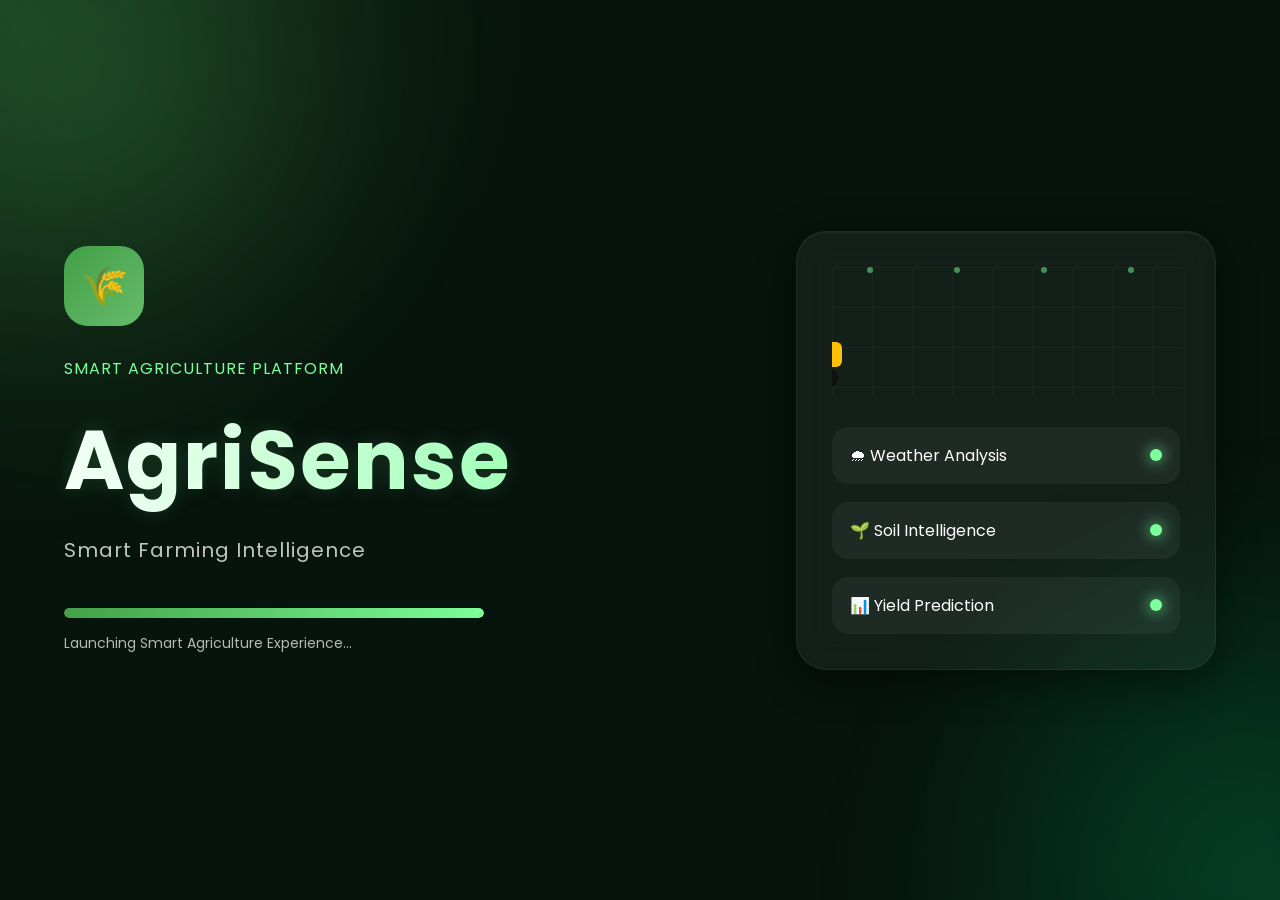
<file: index.html>
<!DOCTYPE html>
<html lang="en">
<head>
    <meta charset="UTF-8">
    <meta name="viewport" content="width=device-width, initial-scale=1.0">

    <title>AgriSense Loading</title>

    <link rel="stylesheet" href="frontend/css/index.css">

    <!-- Google Font -->
    <link href="https://fonts.googleapis.com/css2?family=Poppins:wght@300;400;500;600;700&display=swap" rel="stylesheet">
</head>

<body>

    <!-- Background Effects -->
    <div class="bg-gradient"></div>
    <div class="bg-circle one"></div>
    <div class="bg-circle two"></div>

    <!-- Main Container -->
    <div class="main-container">

        <!-- LEFT SECTION -->
        <div class="left-section">

            <!-- Logo -->
            <div class="logo-box">
                🌾
            </div>

            <!-- Tag -->
            <p class="tag">
                SMART AGRICULTURE PLATFORM
            </p>

            <!-- Premium App Name -->
            <h1 class="main-title">
                AgriSense
            </h1>

            <!-- Small Description -->
            <p class="description">
                Smart Farming Intelligence
            </p>

            <!-- Loader -->
            <div class="loader-wrapper">

                <div class="loader-bar">
                    <div class="progress"></div>
                </div>

                <span>
                    Launching Smart Agriculture Experience...
                </span>

            </div>

        </div>

        <!-- RIGHT SECTION -->
        <div class="right-section">

            <!-- Glass Card -->
            <div class="glass-card">

                <!-- Tractor Animation -->
                <div class="tractor-scene">

                    <!-- Grid -->
                    <div class="grid-lines"></div>

                    <!-- Tractor -->
                    <div class="tractor">

                        <!-- Wheels -->
                        <div class="wheel back"></div>
                        <div class="wheel front"></div>

                        <!-- Body -->
                        <div class="body"></div>

                        <!-- Cabin -->
                        <div class="cab"></div>

                        <!-- Smoke -->
                        <div class="smoke">
                            <span></span>
                            <span></span>
                            <span></span>
                            <span></span>
                        </div>

                    </div>

                    <!-- Floating Particles -->
                    <div class="particles">
                        <span></span>
                        <span></span>
                        <span></span>
                        <span></span>
                    </div>

                </div>

                <!-- Status -->
                <div class="status-box">

                    <div class="status-item">
                        <span>🌧 Weather Analysis</span>
                        <span class="active-dot"></span>
                    </div>

                    <div class="status-item">
                        <span>🌱 Soil Intelligence</span>
                        <span class="active-dot"></span>
                    </div>

                    <div class="status-item">
                        <span>📊 Yield Prediction</span>
                        <span class="active-dot"></span>
                    </div>

                </div>

            </div>

        </div>

    </div>

    <!-- JS -->
    <script src="frontend/js/index.js"></script>

</body>
</html>
</file>
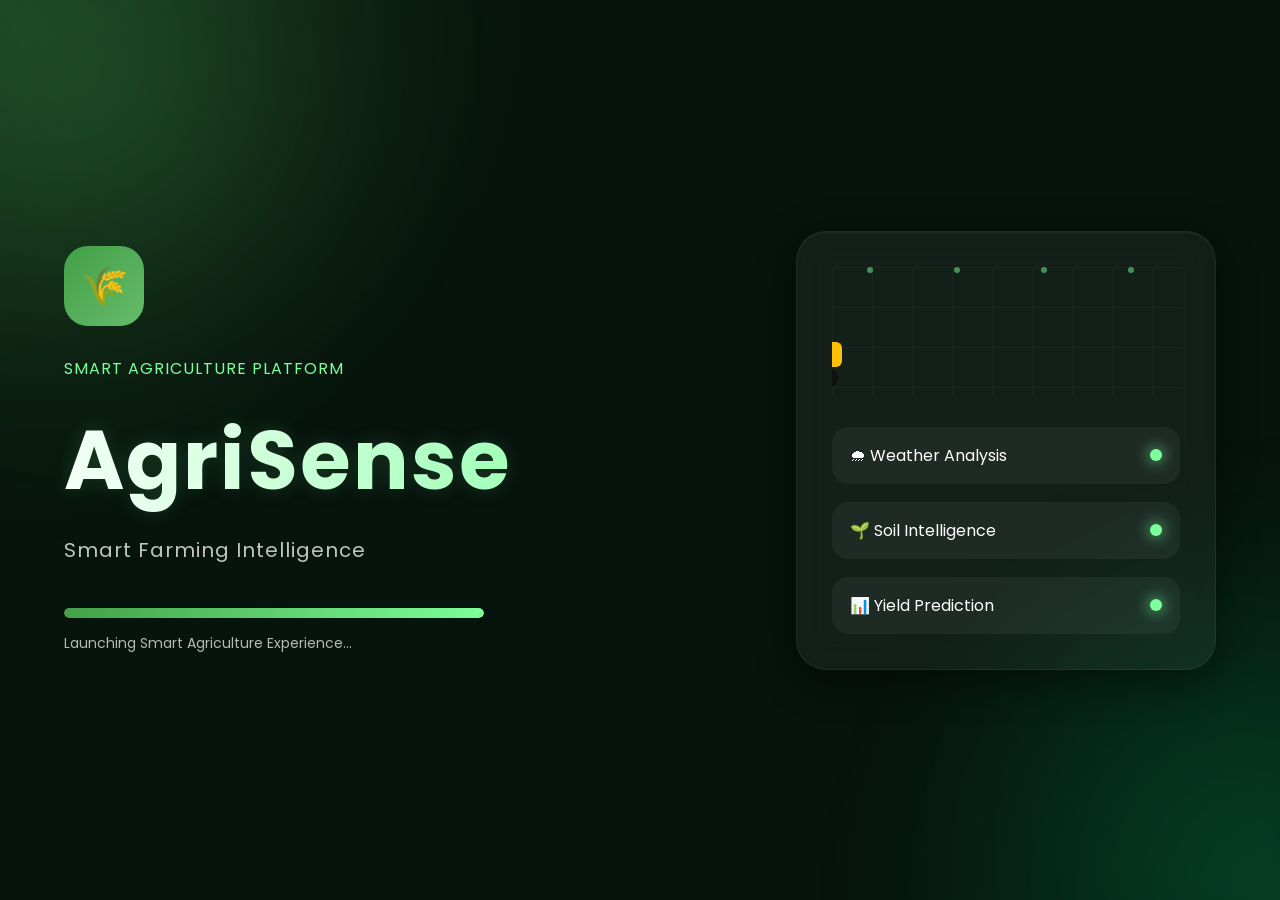
<file: frontend/index.html>
<!DOCTYPE html>
<html lang="en">
<head>
    <meta charset="UTF-8">
    <meta name="viewport" content="width=device-width, initial-scale=1.0">

    <title>AgriSense Loading</title>

    <link rel="stylesheet" href="css/index.css">

    <!-- Google Font -->
    <link href="https://fonts.googleapis.com/css2?family=Poppins:wght@300;400;500;600;700&display=swap" rel="stylesheet">
</head>

<body>

    <!-- Background Effects -->
    <div class="bg-gradient"></div>
    <div class="bg-circle one"></div>
    <div class="bg-circle two"></div>

    <!-- Main Container -->
    <div class="main-container">

        <!-- LEFT SECTION -->
        <div class="left-section">

            <!-- Logo -->
            <div class="logo-box">
                🌾
            </div>

            <!-- Tag -->
            <p class="tag">
                SMART AGRICULTURE PLATFORM
            </p>

            <!-- Premium App Name -->
            <h1 class="main-title">
                AgriSense
            </h1>

            <!-- Small Description -->
            <p class="description">
                Smart Farming Intelligence
            </p>

            <!-- Loader -->
            <div class="loader-wrapper">

                <div class="loader-bar">
                    <div class="progress"></div>
                </div>

                <span>
                    Launching Smart Agriculture Experience...
                </span>

            </div>

        </div>

        <!-- RIGHT SECTION -->
        <div class="right-section">

            <!-- Glass Card -->
            <div class="glass-card">

                <!-- Tractor Animation -->
                <div class="tractor-scene">

                    <!-- Grid -->
                    <div class="grid-lines"></div>

                    <!-- Tractor -->
                    <div class="tractor">

                        <!-- Wheels -->
                        <div class="wheel back"></div>
                        <div class="wheel front"></div>

                        <!-- Body -->
                        <div class="body"></div>

                        <!-- Cabin -->
                        <div class="cab"></div>

                        <!-- Smoke -->
                        <div class="smoke">
                            <span></span>
                            <span></span>
                            <span></span>
                            <span></span>
                        </div>

                    </div>

                    <!-- Floating Particles -->
                    <div class="particles">
                        <span></span>
                        <span></span>
                        <span></span>
                        <span></span>
                    </div>

                </div>

                <!-- Status -->
                <div class="status-box">

                    <div class="status-item">
                        <span>🌧 Weather Analysis</span>
                        <span class="active-dot"></span>
                    </div>

                    <div class="status-item">
                        <span>🌱 Soil Intelligence</span>
                        <span class="active-dot"></span>
                    </div>

                    <div class="status-item">
                        <span>📊 Yield Prediction</span>
                        <span class="active-dot"></span>
                    </div>

                </div>

            </div>

        </div>

    </div>

    <!-- JS -->
    <script src="js/index.js"></script>

</body>
</html>
</file>
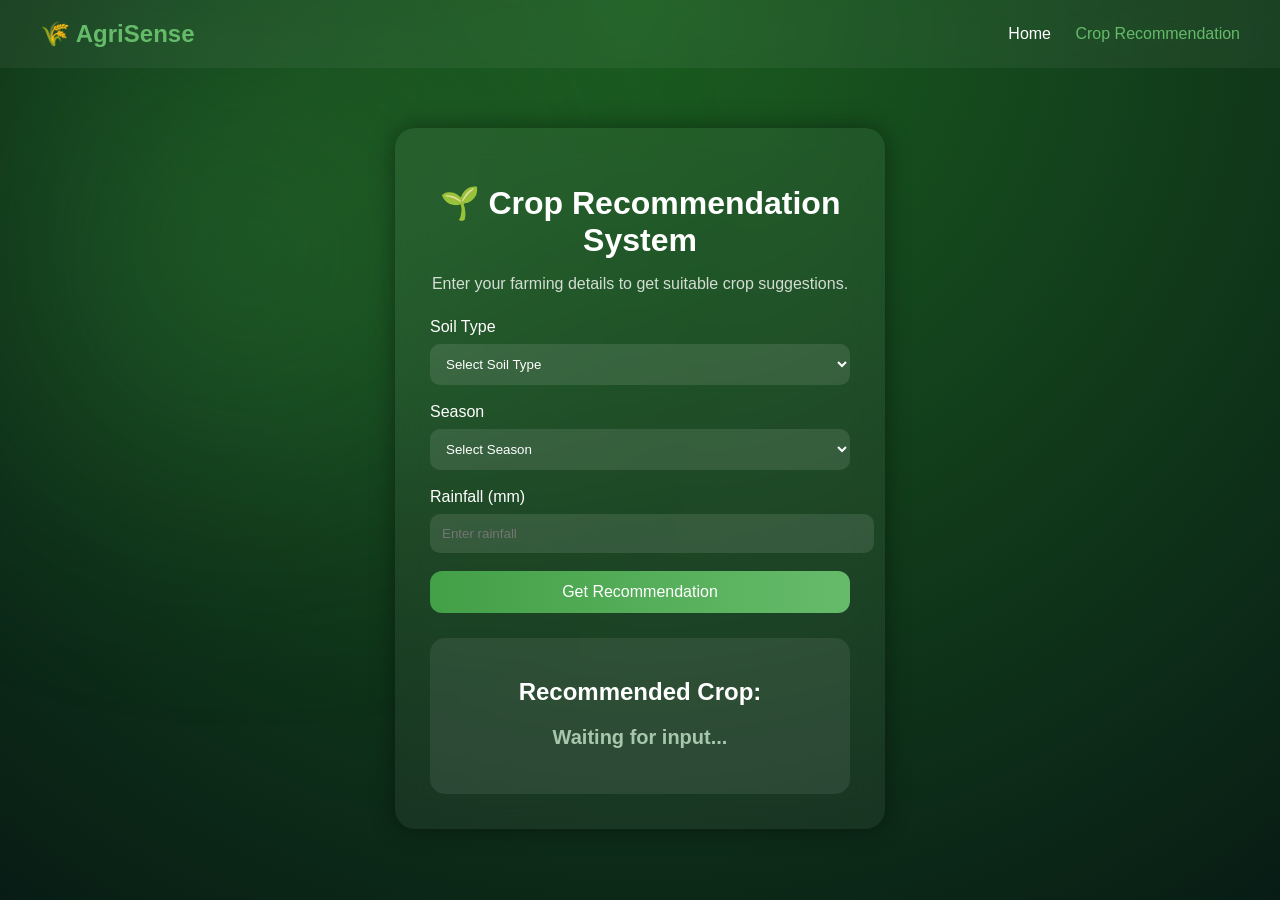
<file: cropRecommendation.html>
<!DOCTYPE html>
<html>
<head>
    <title>Crop Recommendation</title>
    <link rel="stylesheet" href="frontend/css/cropRecommendation.css">
</head>
<body>

<div class="background-glow"></div>

<!-- Navbar -->
<header class="navbar">
    <div class="logo">🌾 <span>AgriSense</span></div>

    <nav>
        <a href="home.html">Home</a>
        <a href="#" class="active">Crop Recommendation</a>
    </nav>
</header>

<!-- Main Form Container -->
<div class="form-container">

    <h1>🌱 Crop Recommendation System</h1>
    <p>Enter your farming details to get suitable crop suggestions.</p>

    <form id="cropForm">

        <div class="input-group">
            <label>Soil Type</label>
            <select id="soilType">
                <option value="">Select Soil Type</option>
                <option value="Black Soil">Black Soil</option>
                <option value="Red Soil">Red Soil</option>
                <option value="Alluvial Soil">Alluvial Soil</option>
                <option value="Clay Soil">Clay Soil</option>
            </select>
        </div>

        <div class="input-group">
            <label>Season</label>
            <select id="season">
                <option value="">Select Season</option>
                <option value="Summer">Summer</option>
                <option value="Winter">Winter</option>
                <option value="Monsoon">Monsoon</option>
            </select>
        </div>

        <div class="input-group">
            <label>Rainfall (mm)</label>
            <input type="number" id="rainfall" placeholder="Enter rainfall">
        </div>

        <button type="submit">Get Recommendation</button>

    </form>

    <!-- Result -->
    <div class="result-box" id="resultBox">
        <h2>Recommended Crop:</h2>
        <p id="resultText">Waiting for input...</p>
    </div>

</div>

<script src="frontend/js/cropRecommendation.js"></script>
</body>
</html>
</file>
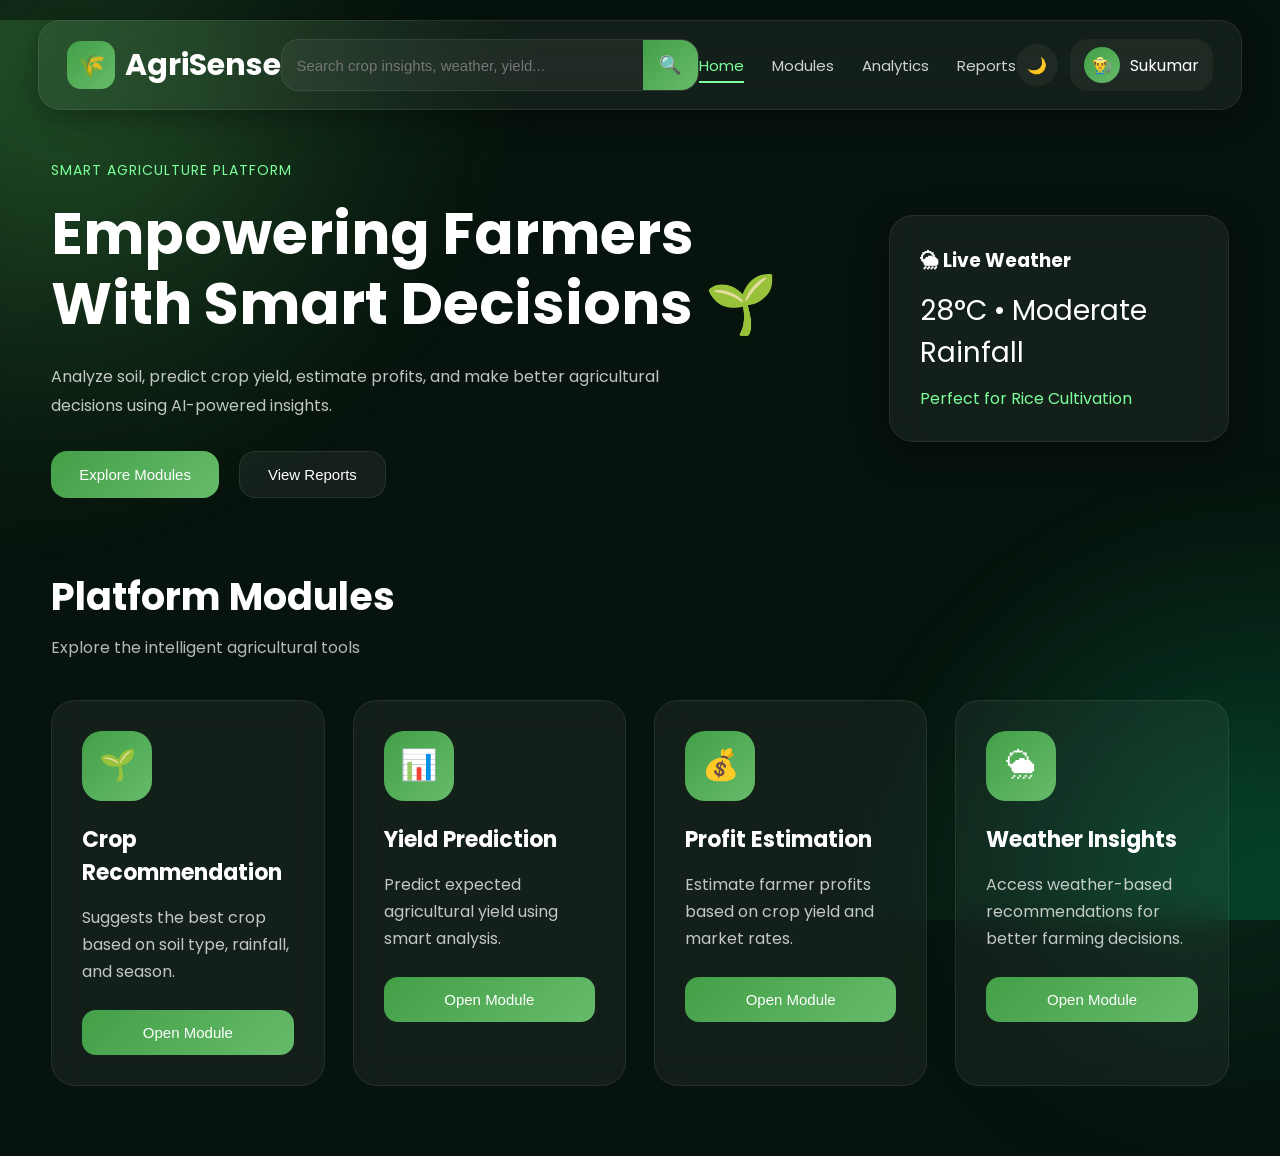
<file: home.html>
<!DOCTYPE html>
<html lang="en">
<head>
    <meta charset="UTF-8">
    <meta name="viewport" content="width=device-width, initial-scale=1.0">
    <title>AgriSense Dashboard</title>

    <link rel="stylesheet" href="frontend/css/home.css">

    <!-- Google Font -->
    <link href="https://fonts.googleapis.com/css2?family=Poppins:wght@300;400;500;600;700&display=swap" rel="stylesheet">
</head>
<body>

<!-- Background Effects -->
<div class="bg-gradient"></div>
<div class="bg-circle one"></div>
<div class="bg-circle two"></div>

<!-- Navbar -->
<header class="navbar">

    <div class="logo-section">
        <div class="logo-icon">🌾</div>
        <h1>AgriSense</h1>
    </div>

    <div class="search-box">
        <input type="text" placeholder="Search crop insights, weather, yield...">
        <button>🔍</button>
    </div>

    <nav class="nav-links">
        <a href="#" class="active">Home</a>
        <a href="#">Modules</a>
        <a href="#">Analytics</a>
        <a href="#">Reports</a>
    </nav>

    <div class="profile-section">
        <div class="theme-btn">🌙</div>

        <div class="profile-card">
            <div class="profile-avatar">👨‍🌾</div>
            <span>Sukumar</span>
        </div>
    </div>

</header>

<!-- Hero Section -->
<section class="hero-section">

    <div class="hero-left">
        <p class="tag">SMART AGRICULTURE PLATFORM</p>

        <h2>
            Empowering Farmers <br>
            With Smart Decisions 🌱
        </h2>

        <p class="hero-description">
            Analyze soil, predict crop yield, estimate profits,
            and make better agricultural decisions using AI-powered insights.
        </p>

        <div class="hero-buttons">
            <button class="primary-btn">
                Explore Modules
            </button>

            <button class="secondary-btn">
                View Reports
            </button>
        </div>
    </div>

    <div class="hero-right">
        <div class="hero-card">
            <h3>🌦 Live Weather</h3>
            <p>28°C • Moderate Rainfall</p>
            <span>Perfect for Rice Cultivation</span>
        </div>
    </div>

</section>

<!-- Dashboard Cards -->
<section class="dashboard-section">

    <div class="section-title">
        <h2>Platform Modules</h2>
        <p>Explore the intelligent agricultural tools</p>
    </div>

    <div class="cards-container">

        <!-- Card 1 -->
        <div class="dashboard-card">
            <div class="card-icon">🌱</div>
            <h3>Crop Recommendation</h3>
            <p>
                Suggests the best crop based on soil type,
                rainfall, and season.
            </p>

            <button onclick="window.location.href='cropRecommendation.html'">
                Open Module
            </button>
        </div>

        <!-- Card 2 -->
        <div class="dashboard-card">
            <div class="card-icon">📊</div>
            <h3>Yield Prediction</h3>
            <p>
                Predict expected agricultural yield
                using smart analysis.
            </p>

            <button>
                Open Module
            </button>
        </div>

        <!-- Card 3 -->
        <div class="dashboard-card">
            <div class="card-icon">💰</div>
            <h3>Profit Estimation</h3>
            <p>
                Estimate farmer profits based on crop yield
                and market rates.
            </p>

            <button>
                Open Module
            </button>
        </div>

        <!-- Card 4 -->
        <div class="dashboard-card">
            <div class="card-icon">🌦</div>
            <h3>Weather Insights</h3>
            <p>
                Access weather-based recommendations
                for better farming decisions.
            </p>

            <button>
                Open Module
            </button>
        </div>

    </div>

</section>

</body>
</html>
</file>
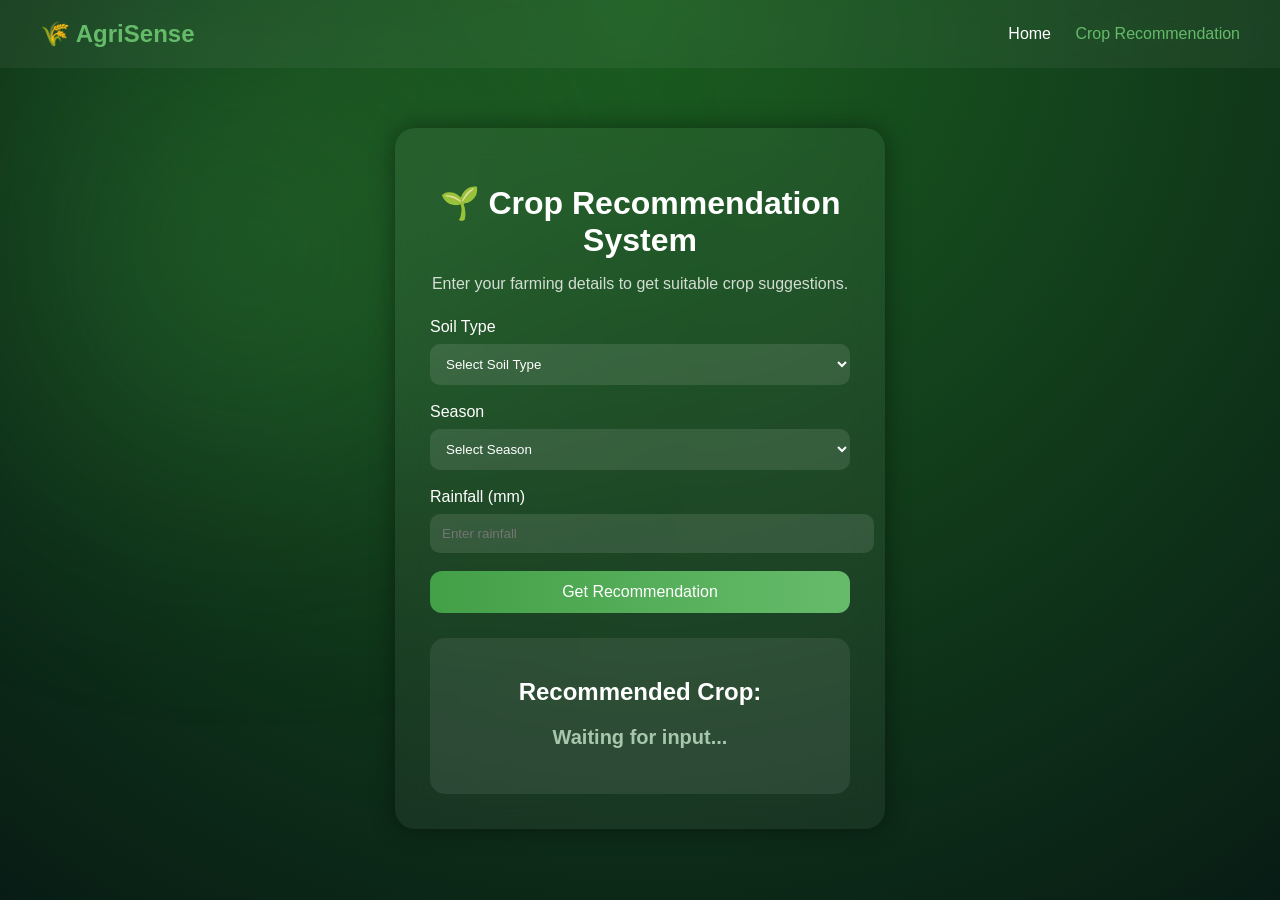
<file: frontend/cropRecommendation.html>
<!DOCTYPE html>
<html>
<head>
    <title>Crop Recommendation</title>
    <link rel="stylesheet" href="css/cropRecommendation.css">
</head>
<body>

<div class="background-glow"></div>

<!-- Navbar -->
<header class="navbar">
    <div class="logo">🌾 <span>AgriSense</span></div>

    <nav>
        <a href="home.html">Home</a>
        <a href="#" class="active">Crop Recommendation</a>
    </nav>
</header>

<!-- Main Form Container -->
<div class="form-container">

    <h1>🌱 Crop Recommendation System</h1>
    <p>Enter your farming details to get suitable crop suggestions.</p>

    <form id="cropForm">

        <div class="input-group">
            <label>Soil Type</label>
            <select id="soilType">
                <option value="">Select Soil Type</option>
                <option value="Black Soil">Black Soil</option>
                <option value="Red Soil">Red Soil</option>
                <option value="Alluvial Soil">Alluvial Soil</option>
                <option value="Clay Soil">Clay Soil</option>
            </select>
        </div>

        <div class="input-group">
            <label>Season</label>
            <select id="season">
                <option value="">Select Season</option>
                <option value="Summer">Summer</option>
                <option value="Winter">Winter</option>
                <option value="Monsoon">Monsoon</option>
            </select>
        </div>

        <div class="input-group">
            <label>Rainfall (mm)</label>
            <input type="number" id="rainfall" placeholder="Enter rainfall">
        </div>

        <button type="submit">Get Recommendation</button>

    </form>

    <!-- Result -->
    <div class="result-box" id="resultBox">
        <h2>Recommended Crop:</h2>
        <p id="resultText">Waiting for input...</p>
    </div>

</div>

<script src="js/cropRecommendation.js"></script>
</body>
</html>
</file>
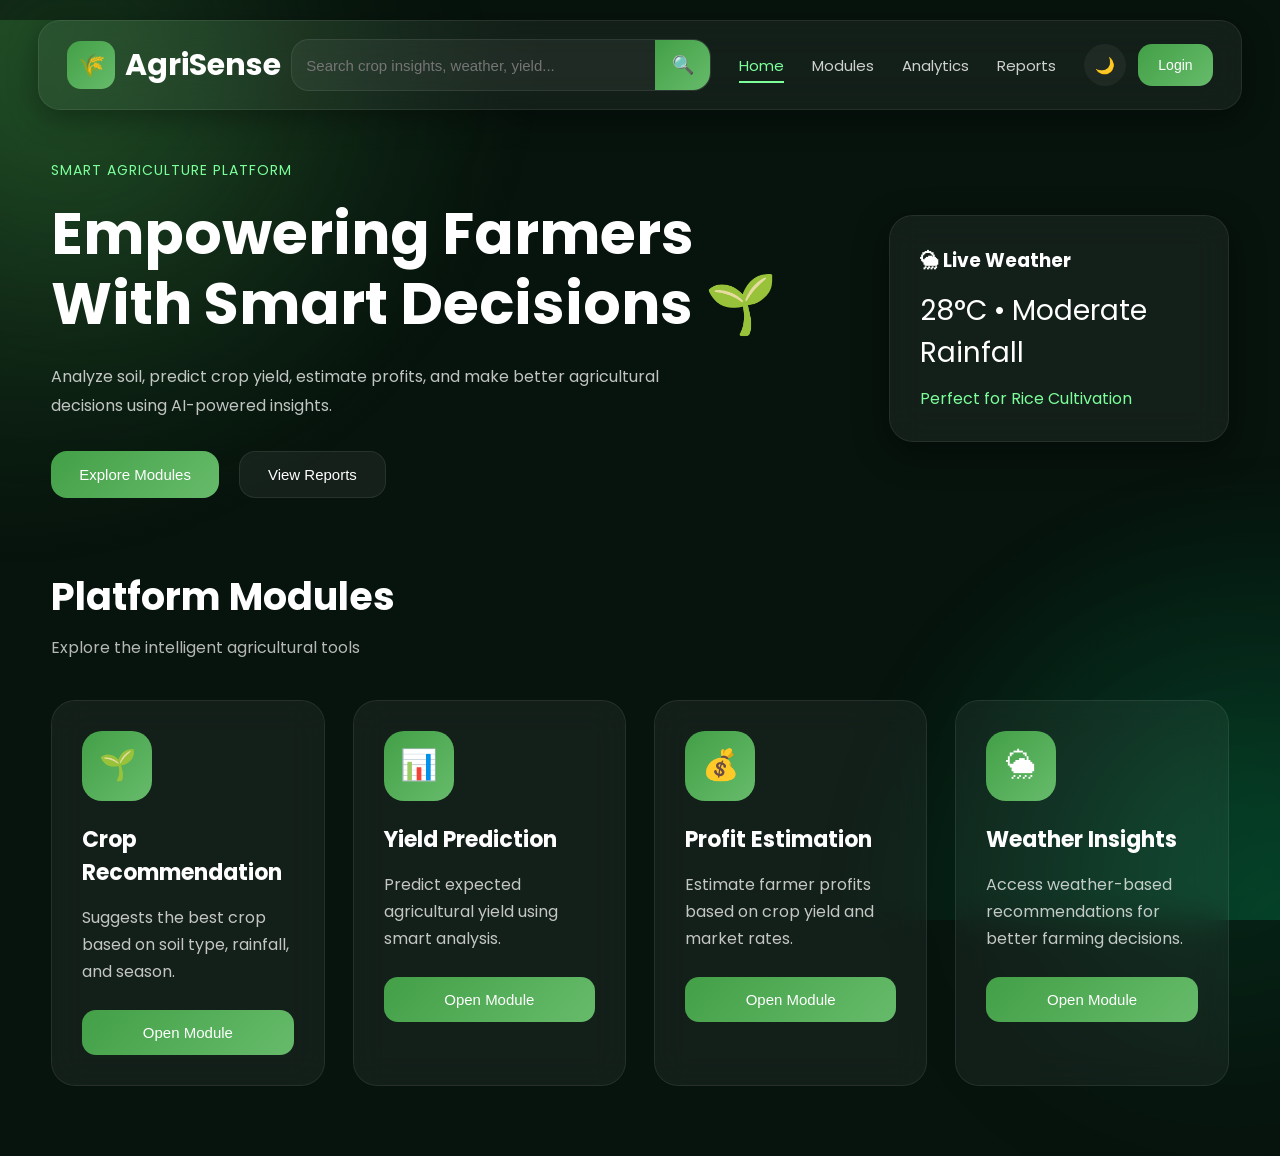
<file: frontend/home.html>
<!DOCTYPE html>
<html lang="en">
<head>
    <meta charset="UTF-8">
    <meta name="viewport" content="width=device-width, initial-scale=1.0">
    <title>AgriSense Dashboard</title>

    <link rel="stylesheet" href="css/home.css">

    <!-- Google Font -->
    <link href="https://fonts.googleapis.com/css2?family=Poppins:wght@300;400;500;600;700&display=swap" rel="stylesheet">
</head>
<body>

<!-- Background Effects -->
<div class="bg-gradient"></div>
<div class="bg-circle one"></div>
<div class="bg-circle two"></div>

<!-- Navbar -->
<header class="navbar">

    <!-- Logo -->
    <div class="logo-section">
        <div class="logo-icon">🌾</div>
        <h1>AgriSense</h1>
    </div>

    <!-- Mobile Menu -->
    <div class="menu-toggle" id="menuToggle">
        ☰
    </div>

    <!-- Navigation Wrapper -->
    <div class="nav-wrapper" id="navWrapper">

        <!-- Search -->
        <div class="search-box">
            <input type="text" placeholder="Search crop insights, weather, yield...">
            <button>🔍</button>
        </div>

        <!-- Nav Links -->
        <nav class="nav-links">

            <a href="#" class="active">Home</a>

            <a href="#" onclick="checkLogin('modules')">
                Modules
            </a>

            <a href="#" onclick="checkLogin('analytics')">
                Analytics
            </a>

            <a href="#" onclick="checkLogin('reports')">
                Reports
            </a>

        </nav>

        <!-- Right Section -->
        <div class="profile-section">

            <!-- Theme -->
            <div class="theme-btn">🌙</div>

            <!-- Login Button -->
            <button
            class="login-btn"
            onclick="window.location.href='login.html'">
                Login
            </button>

            <!-- User Profile -->
            <div class="profile-card hidden" id="profileCard">

                <div class="profile-avatar">👨‍🌾</div>

                <span id="userName">
                    Farmer
                </span>

                <button class="logout-btn" onclick="logoutUser()">
                    Logout
                </button>

            </div>

        </div>

    </div>

</header>

<!-- Hero Section -->
<section class="hero-section">

    <div class="hero-left">
        <p class="tag">SMART AGRICULTURE PLATFORM</p>

        <h2>
            Empowering Farmers <br>
            With Smart Decisions 🌱
        </h2>

        <p class="hero-description">
            Analyze soil, predict crop yield, estimate profits,
            and make better agricultural decisions using AI-powered insights.
        </p>

        <div class="hero-buttons">
            <button class="primary-btn">
                Explore Modules
            </button>

            <button class="secondary-btn">
                View Reports
            </button>
        </div>
    </div>

    <div class="hero-right">
        <div class="hero-card">
            <h3>🌦 Live Weather</h3>
            <p>28°C • Moderate Rainfall</p>
            <span>Perfect for Rice Cultivation</span>
        </div>
    </div>

</section>

<!-- Dashboard Cards -->
<section class="dashboard-section">

    <div class="section-title">
        <h2>Platform Modules</h2>
        <p>Explore the intelligent agricultural tools</p>
    </div>

    <div class="cards-container">

        <!-- Card 1 -->
        <div class="dashboard-card">
            <div class="card-icon">🌱</div>
            <h3>Crop Recommendation</h3>
            <p>
                Suggests the best crop based on soil type,
                rainfall, and season.
            </p>

            <button onclick="window.location.href='cropRecommendation.html'">
                Open Module
            </button>
        </div>

        <!-- Card 2 -->
        <div class="dashboard-card">
            <div class="card-icon">📊</div>
            <h3>Yield Prediction</h3>
            <p>
                Predict expected agricultural yield
                using smart analysis.
            </p>

            <button>
                Open Module
            </button>
        </div>

        <!-- Card 3 -->
        <div class="dashboard-card">
            <div class="card-icon">💰</div>
            <h3>Profit Estimation</h3>
            <p>
                Estimate farmer profits based on crop yield
                and market rates.
            </p>

            <button>
                Open Module
            </button>
        </div>

        <!-- Card 4 -->
        <div class="dashboard-card">
            <div class="card-icon">🌦</div>
            <h3>Weather Insights</h3>
            <p>
                Access weather-based recommendations
                for better farming decisions.
            </p>

            <button>
                Open Module
            </button>
        </div>

    </div>

</section>

</body>
</html>
</file>
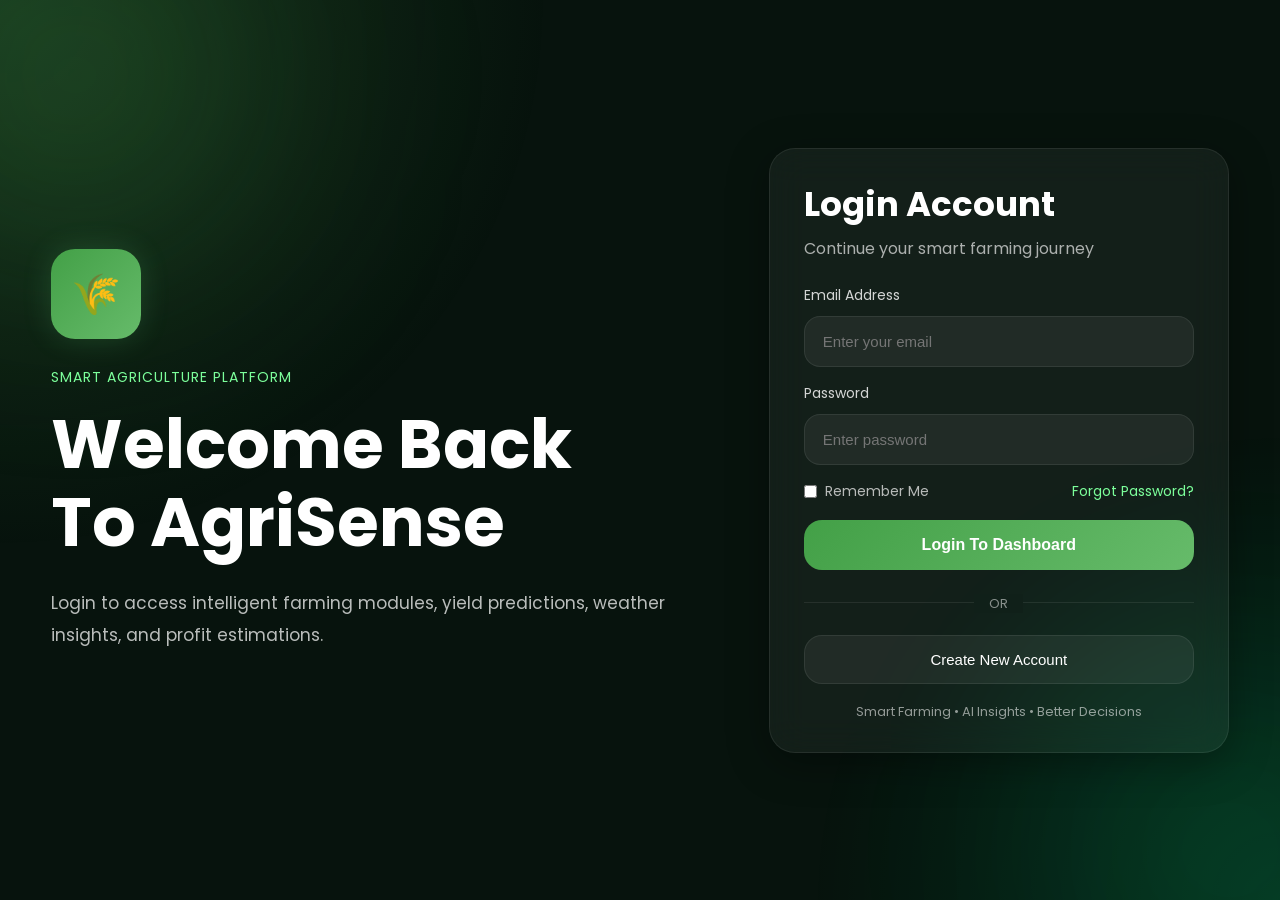
<file: frontend/login.html>
<!DOCTYPE html>
<html lang="en">
<head>
    <meta charset="UTF-8">
    <meta name="viewport" content="width=device-width, initial-scale=1.0">

    <title>AgriSense Login</title>

    <link rel="stylesheet" href="css/login.css">

    <!-- Google Font -->
    <link href="https://fonts.googleapis.com/css2?family=Poppins:wght@300;400;500;600;700&display=swap" rel="stylesheet">
</head>

<body>

<!-- Background -->
<div class="bg-gradient"></div>
<div class="bg-circle one"></div>
<div class="bg-circle two"></div>

<!-- Main Container -->
<div class="login-container">

    <!-- Left -->
    <div class="login-left">

        <div class="logo-box">
            🌾
        </div>

        <p class="tag">
            SMART AGRICULTURE PLATFORM
        </p>

        <h1>
            Welcome Back <br>
            To AgriSense
        </h1>

        <p class="description">
            Login to access intelligent farming modules,
            yield predictions, weather insights,
            and profit estimations.
        </p>

    </div>

    <!-- Right -->
    <div class="login-right">

        <div class="login-card">

            <h2>Login Account</h2>

            <p class="login-subtitle">
                Continue your smart farming journey
            </p>

            <!-- Form -->
            <form id="loginForm">

                <div class="input-group">
                    <label>Email Address</label>

                    <input
                        type="email"
                        id="email"
                        placeholder="Enter your email"
                        required
                    >
                </div>

                <div class="input-group">
                    <label>Password</label>

                    <input
                        type="password"
                        id="password"
                        placeholder="Enter password"
                        required
                    >
                </div>

                <!-- Options -->
                <div class="form-options">

                    <label class="remember">
                        <input type="checkbox">
                        Remember Me
                    </label>

                    <a
                    href="#"
                    class="forgot-link"
                    onclick="openForgot()">

                        Forgot Password?

                    </a>

                </div>

                <!-- Login -->
                <button type="submit" class="login-btn">
                    Login To Dashboard
                </button>

                <!-- Divider -->
                <div class="divider">
                    <span>OR</span>
                </div>

                <!-- Register -->
                <button
                    type="button"
                    class="register-btn"
                    onclick="openRegister()">

                    Create New Account

                </button>

            </form>

            <p class="bottom-text">
                Smart Farming • AI Insights • Better Decisions
            </p>

        </div>
        <!-- Register Modal -->
<div class="register-modal" id="registerModal">

    <div class="register-card">

        <h2>Create Account</h2>

        <p class="register-subtitle">
            Join AgriSense Smart Farming Platform
        </p>

        <form id="registerForm">

            <div class="input-group">
                <label>Full Name</label>

                <input
                    type="text"
                    id="registerName"
                    placeholder="Enter full name"
                    required
                >
            </div>

            <div class="input-group">
                <label>Email Address</label>

                <input
                    type="email"
                    id="registerEmail"
                    placeholder="Enter email"
                    required
                >
            </div>

            <div class="input-group">
                <label>Password</label>

                <input
                    type="password"
                    id="registerPassword"
                    placeholder="Create password"
                    required
                >
            </div>

            <div class="input-group">
                <label>Confirm Password</label>

                <input
                    type="password"
                    id="confirmPassword"
                    placeholder="Confirm password"
                    required
                >
            </div>

            <button type="submit" class="login-btn">
                Register Account
            </button>

            <button
                type="button"
                class="close-btn"
                onclick="closeRegister()">

                Cancel

            </button>

        </form>

    </div>

</div>

<!-- Forgot Password Modal -->
<div class="register-modal" id="forgotModal">

    <div class="register-card">

        <h2>Forgot Password</h2>

        <p class="register-subtitle">
            Recover your AgriSense account
        </p>

        <form id="forgotForm">

            <div class="input-group">
                <label>Registered Email</label>

                <input
                    type="email"
                    id="forgotEmail"
                    placeholder="Enter registered email"
                    required
                >
            </div>

            <button type="submit" class="login-btn">
                Recover Password
            </button>

            <button
                type="button"
                class="close-btn"
                onclick="closeForgot()">

                Cancel

            </button>

        </form>

    </div>

</div>

    </div>

</div>

<!-- Register Modal -->
<div class="register-modal" id="registerModal">

    <div class="register-card">

        <h2>Create Account</h2>

        <form id="registerForm">

            <div class="input-group">
                <label>Full Name</label>

                <input
                    type="text"
                    id="registerName"
                    placeholder="Enter full name"
                    required
                >
            </div>

            <div class="input-group">
                <label>Email Address</label>

                <input
                    type="email"
                    id="registerEmail"
                    placeholder="Enter email"
                    required
                >
            </div>

            <div class="input-group">
                <label>Password</label>

                <input
                    type="password"
                    id="registerPassword"
                    placeholder="Create password"
                    required
                >
            </div>

            <button type="submit" class="login-btn">
                Register Account
            </button>

            <button
                type="button"
                class="close-btn"
                onclick="closeRegister()">

                Cancel

            </button>

        </form>

    </div>

</div>

<script src="js/login.js"></script>

</body>
</html>
</file>
<file: frontend/css/index.css>
* {
    margin: 0;
    padding: 0;
    box-sizing: border-box;
}
body {
    transition: opacity 0.8s ease;
}
body {
    font-family: 'Poppins', sans-serif;
    background: #07130d;
    color: white;
    overflow: hidden;
}

/* Background */
.bg-gradient {
    position: fixed;
    width: 100%;
    height: 100%;

    background:
        radial-gradient(circle at top left, rgba(76,175,80,0.25), transparent 35%),
        radial-gradient(circle at bottom right, rgba(0,255,150,0.12), transparent 30%);

    z-index: -3;
}

.bg-circle {
    position: fixed;
    border-radius: 50%;
    filter: blur(120px);
    z-index: -2;
}

.bg-circle.one {
    width: 350px;
    height: 350px;
    background: rgba(76,175,80,0.25);

    top: -100px;
    left: -100px;
}

.bg-circle.two {
    width: 300px;
    height: 300px;
    background: rgba(0,255,150,0.12);

    bottom: -100px;
    right: -100px;
}

/* Layout */
.main-container {
    width: 90%;
    height: 100vh;

    margin: auto;

    display: flex;
    justify-content: space-between;
    align-items: center;

    gap: 60px;
}

/* Left */
.left-section {
    flex: 1;
}

.logo-box {
    width: 80px;
    height: 80px;

    border-radius: 24px;

    background: linear-gradient(135deg, #43a047, #66bb6a);

    display: flex;
    justify-content: center;
    align-items: center;

    font-size: 38px;

    margin-bottom: 30px;
}

.tag {
    color: #7CFF9B;
    margin-bottom: 18px;
    letter-spacing: 1px;
}

.main-title {
    font-size: 82px;
    font-weight: 700;

    margin-bottom: 10px;

    letter-spacing: 2px;

    background: linear-gradient(
        to right,
        #ffffff,
        #7CFF9B
    );

    -webkit-background-clip: text;
    -webkit-text-fill-color: transparent;

    text-shadow:
        0 0 20px rgba(124,255,155,0.15);
}

.description {
    color: rgba(255,255,255,0.72);

    font-size: 20px;

    letter-spacing: 1px;

    margin-bottom: 45px;
}

.description {
    max-width: 650px;
    color: rgba(255,255,255,0.75);

    line-height: 1.8;
    margin-bottom: 40px;
}

/* Loader */
.loader-wrapper {
    width: 420px;
}

.loader-bar {
    width: 100%;
    height: 10px;

    border-radius: 20px;
    overflow: hidden;

    background: rgba(255,255,255,0.08);

    margin-bottom: 12px;
}

.progress {
    width: 0%;
    height: 100%;

    background: linear-gradient(90deg, #43a047, #7CFF9B);

    border-radius: 20px;

    animation: load 3s linear forwards;

    box-shadow: 0 0 20px rgba(124,255,155,0.5);
}

.loader-wrapper span {
    color: rgba(255,255,255,0.7);
    font-size: 14px;
}

/* Right */
.right-section {
    width: 420px;
}

/* Glass Card */
.glass-card {
    padding: 35px;
    border-radius: 30px;

    background: rgba(255,255,255,0.05);
    backdrop-filter: blur(16px);

    border: 1px solid rgba(255,255,255,0.06);

    box-shadow:
    0 10px 40px rgba(0,0,0,0.45),
    inset 0 1px 1px rgba(255,255,255,0.05);
}
.glass-card {
    position: relative;
    overflow: hidden;
}

/* Tractor Scene */
.tractor-scene {
    width: 100%;
    height: 130px;

    position: relative;
    overflow: hidden;

    margin-bottom: 30px;
}

/* Tractor */
.tractor {
    position: absolute;
    bottom: 10px;
    left: -80px;

    animation:
        moveTractor 3.5s linear infinite,
        bounce 0.5s ease-in-out infinite;
}

/* Tractor Body */
.body {
    width: 70px;
    height: 25px;

    background: #ffc107;

    position: absolute;
    bottom: 20px;
    left: 20px;

    border-radius: 6px;
}

.cab {
    width: 28px;
    height: 28px;

    background: #fff176;

    position: absolute;
    bottom: 45px;
    left: 48px;

    border-radius: 4px;
}

/* Wheels */
.wheel {
    width: 26px;
    height: 26px;

    background: #111;

    border-radius: 50%;

    position: absolute;
    bottom: 0;

    animation: spin 0.5s linear infinite;
}

.wheel.back {
    left: 10px;
}

.wheel.front {
    left: 68px;
    width: 18px;
    height: 18px;
}

/* Smoke */
.smoke {
    position: absolute;
    left: 55px;
    bottom: 70px;
}

.smoke span {
    position: absolute;

    width: 10px;
    height: 10px;

    border-radius: 50%;

    background: rgba(255,255,255,0.6);

    filter: blur(3px);

    animation: smokeRise 3.5s infinite ease-out;
}

.smoke span:nth-child(1) { animation-delay: 0s; }
.smoke span:nth-child(2) { animation-delay: 0.7s; }
.smoke span:nth-child(3) { animation-delay: 1.4s; }
.smoke span:nth-child(4) { animation-delay: 2.1s; }

/* Status */
.status-box {
    display: flex;
    flex-direction: column;
    gap: 18px;
}

.status-item {
    display: flex;
    justify-content: space-between;
    align-items: center;

    padding: 16px 18px;

    border-radius: 16px;

    background: rgba(255,255,255,0.05);
}

.active-dot {
    width: 12px;
    height: 12px;

    border-radius: 50%;
    background: #7CFF9B;

    box-shadow: 0 0 15px #7CFF9B;

    animation: pulse 1s infinite;
}
.grid-lines {
    position: absolute;
    inset: 0;

    background-image:
        linear-gradient(rgba(255,255,255,0.03) 1px, transparent 1px),
        linear-gradient(90deg, rgba(255,255,255,0.03) 1px, transparent 1px);

    background-size: 40px 40px;

    z-index: -1;
}

.particles span {
    position: absolute;

    width: 6px;
    height: 6px;

    border-radius: 50%;
    background: rgba(124,255,155,0.5);

    animation: floatParticle 8s infinite linear;
}

.particles span:nth-child(1) {
    left: 10%;
    animation-delay: 0s;
}

.particles span:nth-child(2) {
    left: 35%;
    animation-delay: 2s;
}

.particles span:nth-child(3) {
    left: 60%;
    animation-delay: 4s;
}

.particles span:nth-child(4) {
    left: 85%;
    animation-delay: 6s;
}
.glass-card::before {
    content: "";

    position: absolute;
    top: -50%;
    left: -120%;

    width: 50%;
    height: 200%;

    background: linear-gradient(
        120deg,
        transparent,
        rgba(255,255,255,0.05),
        transparent
    );

    transform: rotate(18deg);

    animation: glassShine 6s infinite;

    pointer-events: none;
}

@keyframes glassShine {
    0% {
        left: -120%;
    }

    100% {
        left: 180%;
    }
}

@keyframes floatParticle {
    0% {
        transform: translateY(100vh);
        opacity: 0;
    }

    20% {
        opacity: 1;
    }

    100% {
        transform: translateY(-100px);
        opacity: 0;
    }
}
/* Animations */
@keyframes load {
    from { width: 0%; }
    to { width: 100%; }
}

@keyframes moveTractor {
    0% { left: -80px; }
    100% { left: 340px; }
}

@keyframes spin {
    0% { transform: rotate(0); }
    100% { transform: rotate(360deg); }
}

@keyframes bounce {
    0%,100% { transform: translateY(0); }
    50% { transform: translateY(-2px); }
}

@keyframes smokeRise {
    0% {
        opacity: 0.7;
        transform: translate(0,0) scale(0.8);
    }

    50% {
        opacity: 0.4;
        transform: translate(-8px,-25px) scale(1.5);
    }

    100% {
        opacity: 0;
        transform: translate(-15px,-50px) scale(2.2);
    }
}

@keyframes pulse {
    0% { opacity: 0.4; }
    50% { opacity: 1; }
    100% { opacity: 0.4; }
}



/* =========================
   MOBILE RESPONSIVE
========================= */

@media (max-width: 992px) {

    .main-container {
        flex-direction: column;
        justify-content: center;
        text-align: center;

        gap: 40px;
        padding: 40px 20px;

        height: auto;
        min-height: 100vh;
    }

    .left-section {
        width: 100%;
    }



    .description {
        max-width: 100%;
        font-size: 15px;
        line-height: 1.7;
    }

    .loader-wrapper {
        width: 100%;
        max-width: 350px;
        margin: auto;
    }

    .right-section {
        width: 100%;
        display: flex;
        justify-content: center;
    }

    .glass-card {
        width: 100%;
        max-width: 380px;
    }

    .tractor-scene {
        height: 120px;
    }
}

/* Mobile Phones */
@media (max-width: 600px) {

    body {
        overflow-y: auto;
    }

    .main-container {
        width: 92%;
        padding: 30px 0;
    }

    .logo-box {
        width: 65px;
        height: 65px;

        font-size: 30px;

        margin: 0 auto 25px;
    }

    .tag {
        font-size: 12px;
    }



    .description {
        font-size: 14px;
        margin-bottom: 30px;
    }

    .loader-wrapper {
        max-width: 100%;
    }

    .loader-wrapper span {
        font-size: 13px;
    }

    .glass-card {
        padding: 25px;
        border-radius: 24px;
    }

    .status-item {
        padding: 14px;
        font-size: 14px;
    }

    .tractor-scene {
        height: 100px;
    }

    .bg-circle.one,
    .bg-circle.two {
        filter: blur(90px);
    }
}
</file>
<file: frontend/css/cropRecommendation.css>
body {
    margin: 0;
    font-family: 'Segoe UI', sans-serif;
    background: radial-gradient(circle at top, #1b5e20, #081c15);
    color: white;
    min-height: 100vh;
}

/* Glow */
.background-glow {
    position: absolute;
    width: 500px;
    height: 500px;
    background: radial-gradient(circle, rgba(76,175,80,0.3), transparent);
    filter: blur(120px);
}

/* Navbar */
.navbar {
    display: flex;
    justify-content: space-between;
    align-items: center;
    padding: 20px 40px;
    background: rgba(255,255,255,0.05);
    backdrop-filter: blur(10px);
}

.logo {
    font-size: 24px;
    font-weight: bold;
}

.logo span {
    color: #66bb6a;
}

nav a {
    color: white;
    text-decoration: none;
    margin-left: 20px;
}

nav a.active {
    color: #66bb6a;
}

/* Form */
.form-container {
    width: 420px;
    margin: 60px auto;
    padding: 35px;
    border-radius: 20px;
    background: rgba(255,255,255,0.05);
    backdrop-filter: blur(14px);
    box-shadow: 0 0 25px rgba(0,0,0,0.4);
    text-align: center;
}

.form-container h1 {
    margin-bottom: 10px;
}

.form-container p {
    opacity: 0.8;
    margin-bottom: 25px;
}

.input-group {
    text-align: left;
    margin-bottom: 18px;
}

.input-group label {
    display: block;
    margin-bottom: 8px;
}

.input-group input,
.input-group select {
    width: 100%;
    padding: 12px;
    border: none;
    outline: none;
    border-radius: 10px;
    background: rgba(255,255,255,0.1);
    color: white;
}

.input-group select option {
    background: #1b5e20;
}

button {
    width: 100%;
    padding: 12px;
    border: none;
    border-radius: 12px;
    background: linear-gradient(to right, #43a047, #66bb6a);
    color: white;
    font-size: 16px;
    cursor: pointer;
    transition: 0.3s;
}

button:hover {
    transform: scale(1.02);
    box-shadow: 0 0 20px rgba(76,175,80,0.5);
}

/* Result */
.result-box {
    margin-top: 25px;
    padding: 20px;
    border-radius: 15px;
    background: rgba(255,255,255,0.08);
}

#resultText {
    font-size: 20px;
    color: #c8e6c9;
    font-weight: bold;
}
</file>
<file: frontend/css/home.css>
* {
    margin: 0;
    padding: 0;
    box-sizing: border-box;
}

body {
    font-family: 'Poppins', sans-serif;
    background: #07130d;
    color: white;
    overflow-x: hidden;
}

/* Background */
.bg-gradient {
    position: fixed;
    width: 100%;
    height: 100%;
    background:
        radial-gradient(circle at top left, rgba(76,175,80,0.25), transparent 35%),
        radial-gradient(circle at bottom right, rgba(0,255,150,0.15), transparent 30%);
    z-index: -3;
}

.bg-circle {
    position: fixed;
    border-radius: 50%;
    filter: blur(120px);
    z-index: -2;
}

.bg-circle.one {
    width: 350px;
    height: 350px;
    background: rgba(76,175,80,0.25);
    top: -100px;
    left: -100px;
}

.bg-circle.two {
    width: 300px;
    height: 300px;
    background: rgba(0,255,150,0.12);
    bottom: -100px;
    right: -100px;
}

/* Navbar */
.navbar {
    width: 94%;
    margin: 20px auto;
    padding: 18px 28px;
    border-radius: 22px;

    display: flex;
    justify-content: space-between;
    align-items: center;

    background: rgba(255,255,255,0.05);
    backdrop-filter: blur(18px);

    border: 1px solid rgba(255,255,255,0.08);
    box-shadow: 0 8px 30px rgba(0,0,0,0.35);
}

/* Logo */
.logo-section {
    display: flex;
    align-items: center;
    gap: 10px;
}

.logo-icon {
    width: 48px;
    height: 48px;

    display: flex;
    justify-content: center;
    align-items: center;

    border-radius: 14px;
    background: linear-gradient(135deg, #43a047, #66bb6a);

    font-size: 22px;
}

.logo-section h1 {
    font-size: 30px;
    font-weight: 700;
}

/* Search */
.search-box {
    width: 420px;

    display: flex;
    align-items: center;

    background: rgba(255,255,255,0.05);
    border-radius: 18px;
    overflow: hidden;

    border: 1px solid rgba(255,255,255,0.08);

    transition: 0.3s;
}

.search-box:focus-within {
    transform: scale(1.02);
    box-shadow: 0 0 20px rgba(76,175,80,0.4);
}

.search-box input {
    flex: 1;
    padding: 14px;
    border: none;
    outline: none;

    background: transparent;
    color: white;

    font-size: 15px;
}

.search-box button {
    width: 55px;
    height: 50px;

    border: none;
    cursor: pointer;

    background: linear-gradient(135deg, #43a047, #66bb6a);
    color: white;

    font-size: 18px;
}

/* Nav Links */
.nav-links {
    display: flex;
    gap: 28px;
}

.nav-links a {
    text-decoration: none;
    color: rgba(255,255,255,0.8);

    font-size: 15px;
    position: relative;

    transition: 0.3s;
}

.nav-links a:hover,
.nav-links a.active {
    color: #7CFF9B;
}

.nav-links a.active::after {
    content: "";
    position: absolute;
    width: 100%;
    height: 2px;
    background: #7CFF9B;
    left: 0;
    bottom: -6px;
}

/* Profile */
.profile-section {
    display: flex;
    align-items: center;
    gap: 15px;
}

.theme-btn {
    width: 42px;
    height: 42px;

    display: flex;
    justify-content: center;
    align-items: center;

    border-radius: 50%;
    background: rgba(255,255,255,0.05);

    cursor: pointer;
}

.profile-card {
    display: flex;
    align-items: center;
    gap: 10px;

    padding: 8px 14px;
    border-radius: 18px;

    background: rgba(255,255,255,0.05);
}

.profile-avatar {
    width: 36px;
    height: 36px;

    border-radius: 50%;
    background: linear-gradient(135deg, #43a047, #66bb6a);

    display: flex;
    justify-content: center;
    align-items: center;
}

/* Hero Section */
.hero-section {
    width: 92%;
    margin: 50px auto;

    display: flex;
    justify-content: space-between;
    align-items: center;

    gap: 50px;
}

.hero-left {
    flex: 1;
}

.tag {
    color: #7CFF9B;
    margin-bottom: 18px;
    font-size: 14px;
    letter-spacing: 1px;
}

.hero-left h2 {
    font-size: 58px;
    line-height: 1.2;
    margin-bottom: 25px;
}

.hero-description {
    max-width: 650px;
    color: rgba(255,255,255,0.75);
    line-height: 1.8;
    margin-bottom: 30px;
}

.hero-buttons {
    display: flex;
    gap: 20px;
}

.primary-btn,
.secondary-btn {
    padding: 14px 28px;
    border: none;
    border-radius: 16px;

    font-size: 15px;
    cursor: pointer;

    transition: 0.3s;
}

.primary-btn {
    background: linear-gradient(135deg, #43a047, #66bb6a);
    color: white;
}

.secondary-btn {
    background: rgba(255,255,255,0.06);
    color: white;
    border: 1px solid rgba(255,255,255,0.08);
}

.primary-btn:hover,
.secondary-btn:hover {
    transform: translateY(-3px);
}

/* Hero Right */
.hero-right {
    width: 340px;
}

.hero-card {
    padding: 30px;
    border-radius: 24px;

    background: rgba(255,255,255,0.05);
    backdrop-filter: blur(16px);

    border: 1px solid rgba(255,255,255,0.08);

    box-shadow: 0 10px 35px rgba(0,0,0,0.35);
}

.hero-card h3 {
    margin-bottom: 15px;
}

.hero-card p {
    font-size: 28px;
    margin-bottom: 12px;
}

.hero-card span {
    color: #7CFF9B;
}

/* Dashboard */
.dashboard-section {
    width: 92%;
    margin: 70px auto;
}

.section-title {
    margin-bottom: 40px;
}

.section-title h2 {
    font-size: 38px;
    margin-bottom: 10px;
}

.section-title p {
    color: rgba(255,255,255,0.7);
}

.cards-container {
    display: grid;
    grid-template-columns: repeat(auto-fit, minmax(260px, 1fr));
    gap: 28px;
}

.dashboard-card {
    padding: 30px;
    border-radius: 24px;

    background: rgba(255,255,255,0.05);
    backdrop-filter: blur(16px);

    border: 1px solid rgba(255,255,255,0.08);

    transition: 0.4s;
}

.dashboard-card:hover {
    transform: translateY(-10px);
    box-shadow: 0 15px 35px rgba(76,175,80,0.2);
}

.card-icon {
    width: 70px;
    height: 70px;

    border-radius: 20px;

    background: linear-gradient(135deg, #43a047, #66bb6a);

    display: flex;
    justify-content: center;
    align-items: center;

    font-size: 30px;

    margin-bottom: 22px;
}

.dashboard-card h3 {
    margin-bottom: 15px;
    font-size: 22px;
}

.dashboard-card p {
    color: rgba(255,255,255,0.75);
    line-height: 1.7;
    margin-bottom: 25px;
}

.dashboard-card button {
    width: 100%;
    padding: 14px;

    border: none;
    border-radius: 14px;

    background: linear-gradient(135deg, #43a047, #66bb6a);
    color: white;

    font-size: 15px;
    cursor: pointer;

    transition: 0.3s;
}

.dashboard-card button:hover {
    transform: scale(1.02);
}/* =========================
   NAV WRAPPER
========================= */

.nav-wrapper {
    display: flex;
    align-items: center;
    gap: 28px;
}

/* =========================
   PROFILE SECTION
========================= */

.profile-section {
    display: flex;
    align-items: center;
    gap: 12px;
}

/* =========================
   LOGIN BUTTON
========================= */

.login-btn {
    height: 42px;
    padding: 0 20px;

    border: none;
    border-radius: 14px;

    background: linear-gradient(135deg, #43a047, #66bb6a);

    color: white;
    font-size: 14px;
    font-weight: 500;

    cursor: pointer;

    transition: 0.3s;
}

.login-btn:hover {
    transform: translateY(-2px);
    box-shadow: 0 0 15px rgba(124,255,155,0.3);
}

/* =========================
   LOGOUT BUTTON
========================= */

.logout-btn {
    border: none;
    background: transparent;

    color: #ff7b7b;

    cursor: pointer;

    margin-left: 8px;

    font-size: 13px;
}

/* =========================
   HIDDEN
========================= */

.hidden {
    display: none;
}

/* =========================
   MOBILE MENU BUTTON
========================= */

.menu-toggle {

    display: none;

    width: 42px;
    height: 42px;

    border-radius: 12px;

    background: rgba(255,255,255,0.05);

    justify-content: center;
    align-items: center;

    font-size: 22px;

    cursor: pointer;

    border: 1px solid rgba(255,255,255,0.08);
}

/* =========================
   TABLET RESPONSIVE
========================= */

@media (max-width: 1100px) {

    .navbar {
        flex-wrap: wrap;
        gap: 20px;
    }

    .search-box {
        width: 100%;
        order: 3;
    }

    .hero-section {
        flex-direction: column;
        text-align: center;

        gap: 50px;
    }

    .hero-description {
        margin: auto;
    }

    .hero-buttons {
        justify-content: center;
    }

    .hero-right {
        width: 100%;
        display: flex;
        justify-content: center;
    }

    .hero-card {
        max-width: 400px;
    }
}

/* =========================
   MOBILE RESPONSIVE
========================= */

@media (max-width: 768px) {

    body {
        overflow-x: hidden;
    }

    /* Navbar */
    .navbar {

        width: 94%;

        padding: 18px;

        position: relative;
    }

    /* Logo */
    .logo-section h1 {
        font-size: 24px;
    }

    /* Hamburger */
    .menu-toggle {
        display: flex;
    }

    /* Wrapper */
    .nav-wrapper {

        position: absolute;

        top: 95px;
        left: 0;

        width: 100%;

        background: rgba(7,19,13,0.98);

        padding: 25px;

        display: none;
        flex-direction: column;

        gap: 25px;

        border-radius: 0 0 20px 20px;

        z-index: 999;

        backdrop-filter: blur(16px);

        border: 1px solid rgba(255,255,255,0.08);
    }

    .nav-wrapper.active {
        display: flex;
    }

    /* Search */
    .search-box {
        width: 100%;
    }

    /* Links */
    .nav-links {
        width: 100%;

        flex-direction: column;
        align-items: center;

        gap: 18px;
    }

    .nav-links a {
        font-size: 15px;
    }

    /* Profile */
    .profile-section {

        flex-direction: row;

        justify-content: center;

        flex-wrap: wrap;
    }

    /* Hero */
    .hero-section {
        margin-top: 40px;
    }

    .hero-left h2 {
        font-size: 40px;
    }

    .hero-description {
        font-size: 15px;
        line-height: 1.7;
    }

    .hero-buttons {
        flex-direction: column;
        align-items: center;
    }

    .primary-btn,
    .secondary-btn {
        width: 100%;
        max-width: 300px;
    }

    /* Cards */
    .section-title h2 {
        font-size: 32px;
    }

    .cards-container {
        grid-template-columns: 1fr;
    }

    .dashboard-card {
        padding: 25px;
    }
}

/* =========================
   SMALL PHONES
========================= */

@media (max-width: 480px) {

    .logo-icon {
        width: 42px;
        height: 42px;

        font-size: 20px;
    }

    .logo-section h1 {
        font-size: 20px;
    }

    .hero-left h2 {
        font-size: 32px;
    }

    .hero-description {
        font-size: 14px;
    }

    .hero-card {
        padding: 24px;
    }

    .hero-card p {
        font-size: 22px;
    }

    .section-title h2 {
        font-size: 28px;
    }

    .dashboard-card h3 {
        font-size: 20px;
    }

    .dashboard-card p {
        font-size: 14px;
    }
}
</file>
<file: frontend/css/login.css>
*{
    margin:0;
    padding:0;
    box-sizing:border-box;
}

body{
    font-family:'Poppins',sans-serif;
    background:#07130d;
    color:white;

    overflow-x:hidden;
    overflow-y:auto;
}

/* Background */
.bg-gradient{
    position:fixed;
    width:100%;
    height:100%;

    background:
    radial-gradient(circle at top left,
    rgba(76,175,80,0.22),
    transparent 35%),

    radial-gradient(circle at bottom right,
    rgba(0,255,150,0.12),
    transparent 30%);

    z-index:-3;
}

.bg-circle{
    position:fixed;
    border-radius:50%;
    filter:blur(120px);
    z-index:-2;
}

.bg-circle.one{
    width:350px;
    height:350px;

    background:rgba(76,175,80,0.2);

    top:-100px;
    left:-100px;
}

.bg-circle.two{
    width:300px;
    height:300px;

    background:rgba(0,255,150,0.12);

    bottom:-100px;
    right:-100px;
}

/* Layout */
.login-container{
    width:92%;
    min-height:100vh;

    margin:auto;

    display:flex;
    justify-content:space-between;
    align-items:center;

    gap:60px;
}

/* Left */
.login-left{
    flex:1;
}

.logo-box{
    width:90px;
    height:90px;

    display:flex;
    justify-content:center;
    align-items:center;

    border-radius:24px;

    background:
    linear-gradient(
        135deg,
        #43a047,
        #66bb6a
    );

    font-size:40px;

    margin-bottom:28px;

    box-shadow:
    0 0 30px rgba(124,255,155,0.15);
}

.tag{
    color:#7CFF9B;

    letter-spacing:1px;

    margin-bottom:18px;

    font-size:14px;
}

.login-left h1{
    font-size:68px;
    line-height:1.15;

    margin-bottom:25px;
}

.description{
    max-width:620px;

    color:rgba(255,255,255,0.72);

    line-height:1.9;

    font-size:17px;
}

/* Right */
.login-right{
    width:460px;
}

.login-card{
    padding:45px;

    border-radius:30px;

    background:rgba(255,255,255,0.05);

    backdrop-filter:blur(18px);

    border:1px solid rgba(255,255,255,0.08);

    box-shadow:
    0 10px 40px rgba(0,0,0,0.35);
}

.login-card h2{
    font-size:34px;

    margin-bottom:10px;
}

.login-subtitle{
    color:rgba(255,255,255,0.65);

    margin-bottom:35px;
}

/* Form */
.input-group{
    margin-bottom:22px;
}

.input-group label{
    display:block;

    margin-bottom:10px;

    color:rgba(255,255,255,0.82);

    font-size:14px;
}

.input-group input{
    width:100%;

    padding:16px 18px;

    border:none;
    outline:none;

    border-radius:16px;

    background:rgba(255,255,255,0.06);

    border:1px solid rgba(255,255,255,0.08);

    color:white;

    font-size:15px;

    transition:0.3s;
}

.input-group input:focus{
    border:1px solid #7CFF9B;

    box-shadow:
    0 0 15px rgba(124,255,155,0.2);
}

/* Options */
.form-options{
    display:flex;
    justify-content:space-between;
    align-items:center;

    margin-bottom:25px;
}

.remember{
    display:flex;
    align-items:center;
    gap:8px;

    font-size:14px;

    color:rgba(255,255,255,0.7);
}

.forgot-link{
    color:#7CFF9B;
    text-decoration:none;
    font-size:14px;
}

.forgot-link:hover{
    text-decoration:underline;
}

/* Buttons */
.login-btn{
    width:100%;

    padding:16px;

    border:none;

    border-radius:18px;

    background:
    linear-gradient(
        135deg,
        #43a047,
        #66bb6a
    );

    color:white;

    font-size:16px;
    font-weight:600;

    cursor:pointer;

    transition:0.3s;
}

.login-btn:hover{
    transform:translateY(-3px);

    box-shadow:
    0 10px 20px rgba(124,255,155,0.18);
}

/* Divider */
.divider{
    position:relative;
    text-align:center;
    margin:28px 0;
}

.divider::before{
    content:"";
    position:absolute;

    width:100%;
    height:1px;

    background:rgba(255,255,255,0.08);

    left:0;
    top:50%;
}

.divider span{
    position:relative;

    background:#102019;

    padding:0 15px;

    color:rgba(255,255,255,0.5);

    font-size:13px;
}

/* Register Button */
.register-btn{
    width:100%;

    padding:15px;

    border:none;

    border-radius:18px;

    background:rgba(255,255,255,0.06);

    border:1px solid rgba(255,255,255,0.08);

    color:white;

    font-size:15px;

    cursor:pointer;

    transition:0.3s;
}

.register-btn:hover{
    background:rgba(255,255,255,0.1);
}

.bottom-text{
    text-align:center;

    margin-top:25px;

    color:rgba(255,255,255,0.55);

    font-size:13px;
}

/* Register Modal */
.register-modal{

    position:fixed;

    top:0;
    left:0;

    width:100%;
    height:100%;

    background:rgba(0,0,0,0.65);

    backdrop-filter:blur(8px);

    display:flex;
    justify-content:center;
    align-items:center;

    opacity:0;
    visibility:hidden;

    transition:0.3s;

    z-index:999;

    /* IMPORTANT */
    overflow-y:auto;

    padding:30px 15px;
}

.register-modal.active{
    opacity:1;
    visibility:visible;
}

.register-card{

    max-height:95vh;
    overflow-y:auto;
    width:420px;

    padding:35px;

    border-radius:28px;

    background:#0f1f17;

    border:1px solid rgba(255,255,255,0.08);

    box-shadow:
    0 10px 40px rgba(0,0,0,0.4);
}

.register-card h2{
    margin-bottom:25px;
}
/* Subtitle */
.register-subtitle{

    color:rgba(255,255,255,0.65);

    margin-bottom:24px;

    font-size:14px;
}

/* Close Button */
.close-btn{
    width:100%;

    padding:15px;

    margin-top:15px;

    border:none;

    border-radius:18px;

    background:rgba(255,255,255,0.05);

    color:white;

    cursor:pointer;
}
/* =========================
   DESKTOP HEIGHT FIX
========================= */

.login-card{

    padding:30px 34px;

    border-radius:26px;
}

/* Reduce spacing */
.login-card h2{
    margin-bottom:6px;
}

.login-subtitle{
    margin-bottom:24px;
}

.input-group{
    margin-bottom:16px;
}

.form-options{
    margin-bottom:18px;
}

.divider{
    margin:20px 0;
}

.bottom-text{
    margin-top:18px;
}

/* =========================
   MOBILE FULL FIX
========================= */
@media(max-width:768px){

    body{
        overflow-y:auto;
        overflow-x:hidden;
    }

    /* Hide Left Side */
    .login-left{
        display:none;
    }

    /* Container */
    .login-container{

        width:100%;
        min-height:100vh;

        display:flex;
        justify-content:center;
        align-items:center;

        padding:30px 18px;
    }

    /* Right Section */
    .login-right{

        width:100%;
        max-width:420px;
    }

    /* Card */
    .login-card{

        width:100%;

        padding:26px;

        border-radius:24px;
    }

    /* Title */
    .login-card h2{

        font-size:34px;

        margin-bottom:10px;
    }

    .login-subtitle{

        font-size:14px;

        margin-bottom:24px;
    }

    /* Inputs */
    .input-group{

        margin-bottom:18px;
    }

    .input-group input{

        padding:15px;
    }

    /* Options */
    .form-options{

        display:flex;
        flex-direction:column;

        align-items:flex-start;

        gap:14px;

        margin-bottom:22px;
    }

    /* Buttons */
    .login-btn,
    .register-btn,
    .close-btn{

        padding:15px;
    }

    /* Divider */
    .divider{

        margin:22px 0;
    }

    /* Bottom Text */
    .bottom-text{

        margin-top:18px;

        font-size:12px;

        text-align:center;
    }

    /* Register Modal */
    .register-card{

        width:100%;
        max-width:400px;

        padding:26px;
    }
}
</file>
